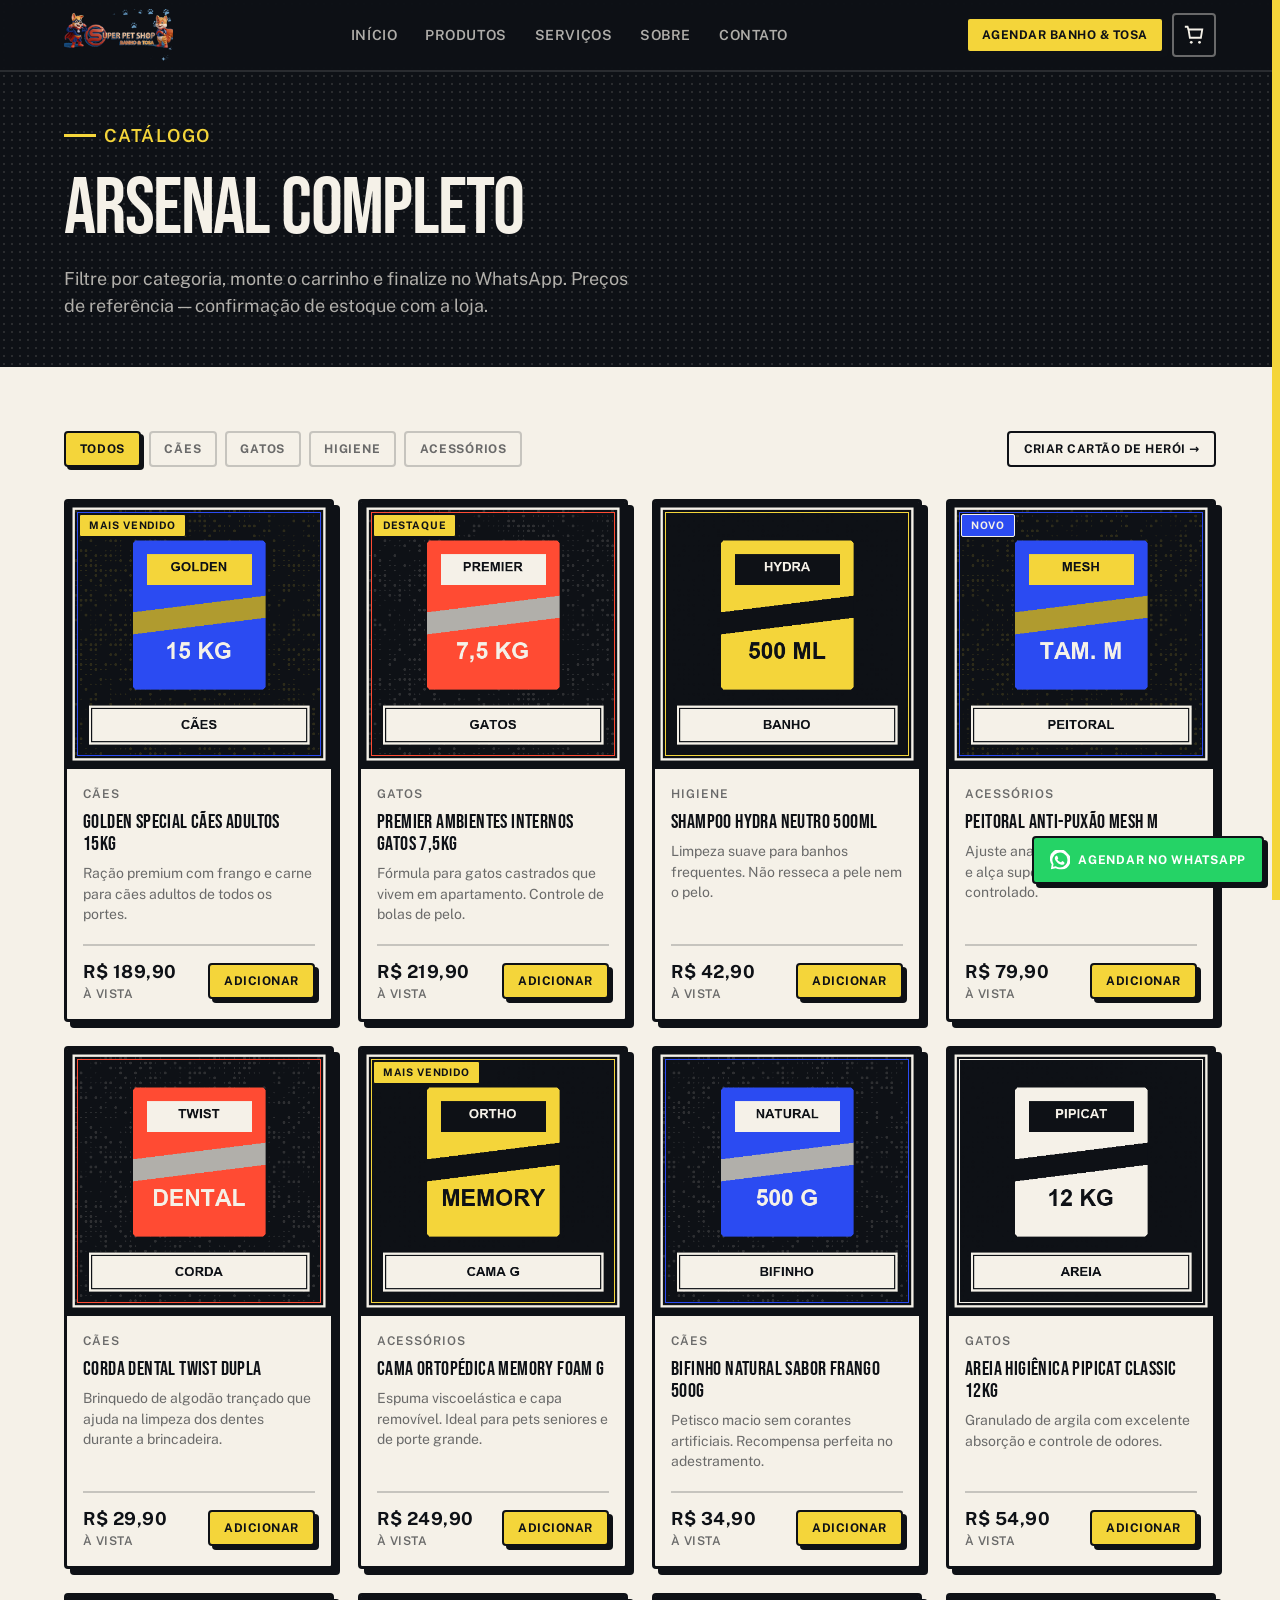
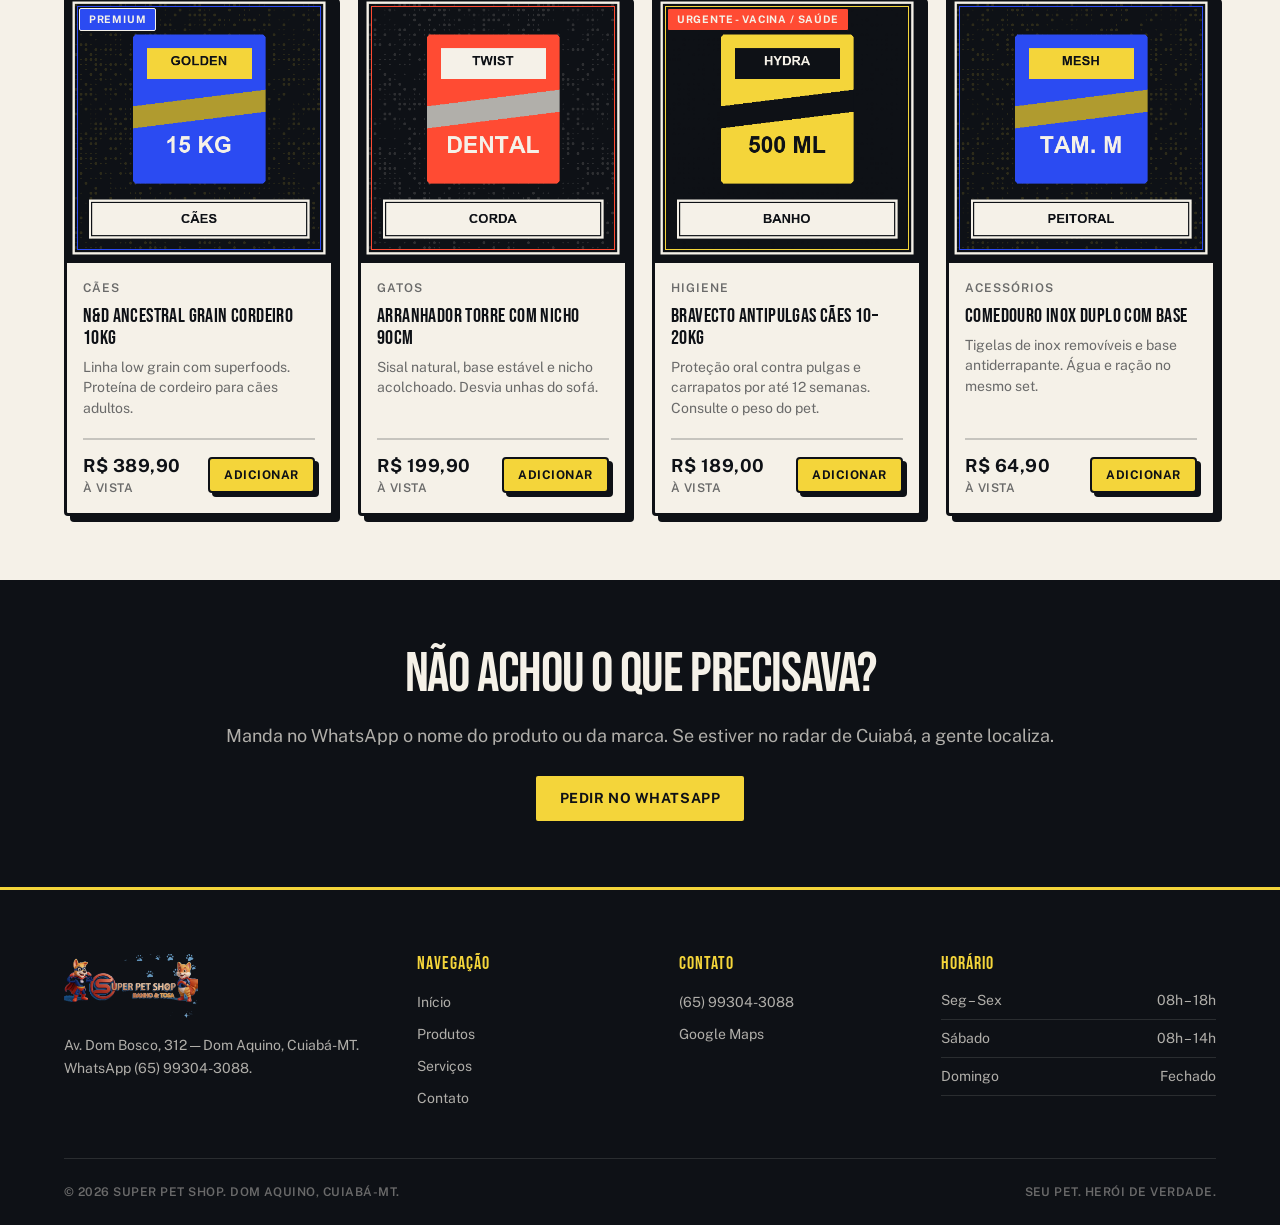
<file: produtos.html>
<!DOCTYPE html>
<html lang="pt-BR">
<head>
  <meta charset="UTF-8" />
  <meta name="viewport" content="width=device-width, initial-scale=1" />
  <title>Produtos | Super Pet Shop Cuiabá — Ração, Higiene e Acessórios</title>
  <meta name="description" content="Catálogo Super Pet Shop: ração premium, higiene, acessórios e petiscos para cães e gatos. Peça pelo WhatsApp (65) 99304-3088. Dom Aquino, Cuiabá-MT." />
  <meta name="theme-color" content="#0E1116" />

  <meta property="og:type" content="website" />
  <meta property="og:locale" content="pt_BR" />
  <meta property="og:title" content="Produtos — Super Pet Shop" />
  <meta property="og:description" content="Arsenal completo para o herói de casa. Filtre por categoria e peça no WhatsApp." />
  <meta property="og:image" content="assets/img/logo.png" />

  <link rel="icon" href="favicon.ico" sizes="any" />
  <link rel="icon" type="image/png" href="assets/img/favicon-32.png" sizes="32x32" />
  <link rel="apple-touch-icon" href="assets/img/apple-touch-icon.png" />

  <link rel="preconnect" href="https://fonts.googleapis.com" />
  <link rel="preconnect" href="https://fonts.gstatic.com" crossorigin />
  <link href="https://fonts.googleapis.com/css2?family=Bebas+Neue&family=Public+Sans:wght@400;500;600;700&display=swap" rel="stylesheet" />

  <link rel="stylesheet" href="assets/css/tokens.css" />
  <link rel="stylesheet" href="assets/css/reset.css" />
  <link rel="stylesheet" href="assets/css/main.css" />
</head>
<body>
  <a class="skip-link" href="#conteudo">Ir para o conteúdo</a>

  <header class="site-header" id="site-header">
    <div class="container site-header__inner">
      <a class="logo" href="index.html" aria-label="Super Pet Shop — início">
        <img src="assets/img/logo-header.png" alt="Super Pet Shop — Banho &amp; Tosa" width="168" height="80" />
      </a>

      <nav class="nav" aria-label="Principal">
        <a class="nav__link" href="index.html#inicio" data-nav="inicio">Início</a>
        <a class="nav__link" href="produtos.html" data-nav="produtos">Produtos</a>
        <a class="nav__link" href="index.html#servicos">Serviços</a>
        <a class="nav__link" href="index.html#sobre">Sobre</a>
        <a class="nav__link" href="index.html#contato">Contato</a>
      </nav>

      <div class="header-actions">
        <a class="btn btn--volt btn--sm" data-schedule="banho e tosa" href="https://wa.me/5565993043088" target="_blank" rel="noopener noreferrer">
          Agendar banho &amp; tosa
        </a>
        <button type="button" class="cart-btn" data-open-cart aria-label="Abrir carrinho">
          <svg viewBox="0 0 24 24" width="22" height="22" fill="none" stroke="currentColor" stroke-width="2" aria-hidden="true">
            <path d="M6 6h15l-1.5 9h-12z" />
            <path d="M6 6L5 3H2" />
            <circle cx="9" cy="20" r="1.5" fill="currentColor" stroke="none" />
            <circle cx="18" cy="20" r="1.5" fill="currentColor" stroke="none" />
          </svg>
          <span class="cart-btn__badge" data-cart-count data-count="0"></span>
        </button>
        <button type="button" class="nav-toggle" id="nav-toggle" aria-expanded="false" aria-controls="nav-panel" aria-label="Abrir menu">
          <span class="nav-toggle__bar"></span>
        </button>
      </div>
    </div>
  </header>

  <div class="nav-panel" id="nav-panel" aria-hidden="true">
    <nav aria-label="Mobile">
      <a class="nav__link" href="index.html#inicio">Início</a>
      <a class="nav__link" href="produtos.html">Produtos</a>
      <a class="nav__link" href="index.html#cartao-heroi">Cartão de Herói</a>
      <a class="nav__link" href="index.html#servicos">Serviços</a>
      <a class="nav__link" href="index.html#sobre">Sobre</a>
      <a class="nav__link" href="index.html#contato">Contato</a>
    </nav>
    <a class="btn btn--volt nav-panel__cta" data-schedule="banho e tosa" href="https://wa.me/5565993043088" target="_blank" rel="noopener noreferrer">
      Agendar banho &amp; tosa
    </a>
  </div>

  <main id="conteudo">
    <section class="page-hero halftone" aria-labelledby="page-title">
      <div class="container">
        <p class="label hero__kicker" style="color: var(--volt)">Catálogo</p>
        <h1 id="page-title">Arsenal completo</h1>
        <p>
          Filtre por categoria, monte o carrinho e finalize no WhatsApp.
          Preços de referência — confirmação de estoque com a loja.
        </p>
      </div>
    </section>

    <section class="section section--paper" id="catalogo" aria-labelledby="catalogo-title">
      <div class="container">
        <h2 class="sr-only" id="catalogo-title">Lista de produtos</h2>

        <div class="product-toolbar reveal">
          <div class="filters" role="group" aria-label="Filtrar por categoria">
            <button type="button" class="filter-btn is-active" data-filter="all" aria-pressed="true">Todos</button>
            <button type="button" class="filter-btn" data-filter="caes" aria-pressed="false">Cães</button>
            <button type="button" class="filter-btn" data-filter="gatos" aria-pressed="false">Gatos</button>
            <button type="button" class="filter-btn" data-filter="higiene" aria-pressed="false">Higiene</button>
            <button type="button" class="filter-btn" data-filter="acessorios" aria-pressed="false">Acessórios</button>
          </div>
          <a class="btn btn--outline-ink btn--sm" href="index.html#cartao-heroi">Criar Cartão de Herói →</a>
        </div>

        <div class="product-grid product-grid--4" data-product-grid></div>
      </div>
    </section>

    <section class="section section--ink">
      <div class="container text-center reveal">
        <h2 class="section-head__title">Não achou o que precisava?</h2>
        <p class="section-head__text" style="margin-inline: auto; margin-bottom: var(--space-5)">
          Manda no WhatsApp o nome do produto ou da marca. Se estiver no radar de Cuiabá, a gente localiza.
        </p>
        <a class="btn btn--volt" data-schedule="encomenda de produto" href="https://wa.me/5565993043088" target="_blank" rel="noopener noreferrer">
          Pedir no WhatsApp
        </a>
      </div>
    </section>
  </main>

  <footer class="site-footer">
    <div class="container">
      <div class="footer-grid">
        <div class="footer-brand">
          <img src="assets/img/logo.png" alt="Super Pet Shop" width="200" height="96" loading="lazy" />
          <p>
            Av. Dom Bosco, 312 — Dom Aquino, Cuiabá-MT. WhatsApp (65) 99304-3088.
          </p>
        </div>
        <div class="footer-col">
          <h3>Navegação</h3>
          <ul>
            <li><a href="index.html">Início</a></li>
            <li><a href="produtos.html">Produtos</a></li>
            <li><a href="index.html#servicos">Serviços</a></li>
            <li><a href="index.html#contato">Contato</a></li>
          </ul>
        </div>
        <div class="footer-col">
          <h3>Contato</h3>
          <ul>
            <li><a href="https://wa.me/5565993043088" target="_blank" rel="noopener noreferrer">(65) 99304-3088</a></li>
            <li><a href="https://maps.app.goo.gl/q877E9EMePEubVwVA" target="_blank" rel="noopener noreferrer">Google Maps</a></li>
          </ul>
        </div>
        <div class="footer-col">
          <h3>Horário</h3>
          <ul class="footer-hours">
            <li><span>Seg – Sex</span><span>08h – 18h</span></li>
            <li><span>Sábado</span><span>08h – 14h</span></li>
            <li><span>Domingo</span><span>Fechado</span></li>
          </ul>
        </div>
      </div>
      <div class="footer-bottom">
        <p>© <span data-year></span> Super Pet Shop. Dom Aquino, Cuiabá-MT.</p>
        <p>Seu pet. Herói de verdade.</p>
      </div>
    </div>
  </footer>

  <div class="cart-drawer-overlay" id="cart-overlay" data-close-cart></div>
  <aside class="cart-drawer" id="cart-drawer" aria-label="Carrinho" aria-hidden="true">
    <div class="cart-drawer__head">
      <h2>Arsenal</h2>
      <button type="button" class="btn btn--ghost" data-close-cart aria-label="Fechar carrinho">✕</button>
    </div>
    <div class="cart-drawer__body" id="cart-drawer-body"></div>
    <div class="cart-drawer__foot">
      <div class="cart-total">
        <span>Total</span>
        <span id="cart-total-value">R$&nbsp;0,00</span>
      </div>
      <button type="button" class="btn btn--volt btn--full" data-checkout>Pedir no WhatsApp</button>
    </div>
  </aside>

  <a
    class="wa-float"
    data-schedule="banho e tosa"
    href="https://wa.me/5565993043088"
    target="_blank"
    rel="noopener noreferrer"
    aria-label="Agendar no WhatsApp"
  >
    <svg viewBox="0 0 24 24" fill="currentColor" aria-hidden="true"><path d="M20.5 3.5A11 11 0 0 0 2.1 17.2L1 23l5.9-1.1A11 11 0 0 0 12 23a11 11 0 0 0 8.5-19.5zM12 21a9 9 0 0 1-4.6-1.3l-.3-.2-3.5.7.7-3.4-.2-.3A9 9 0 1 1 12 21zm5-6.7c-.3-.1-1.6-.8-1.9-.9-.3-.1-.5-.1-.7.1-.2.3-.8.9-.9 1.1-.2.2-.3.2-.6.1-1.7-.7-2.8-1.3-3.9-3-.3-.5.3-.5.8-1.5.1-.2 0-.4 0-.5 0-.1-.7-1.6-.9-2.2-.2-.6-.5-.5-.7-.5h-.6c-.2 0-.5.1-.8.4-.3.3-1 1-1 2.4s1 2.8 1.2 3c.1.2 2 3.1 4.9 4.3 1.8.8 2.5.8 3.4.7.5-.1 1.6-.7 1.9-1.3.2-.6.2-1.2.2-1.3 0-.1-.2-.2-.5-.3z"/></svg>
    <span>Agendar no WhatsApp</span>
  </a>

  <script src="assets/js/products.js" defer></script>
  <script src="assets/js/nav.js" defer></script>
  <script src="assets/js/main.js" defer></script>
  <script>
    // Deep-link ?cat=caes|gatos|higiene|acessorios
    document.addEventListener("DOMContentLoaded", function () {
      var params = new URLSearchParams(window.location.search);
      var cat = params.get("cat");
      if (!cat) return;
      var btn = document.querySelector('[data-filter="' + cat + '"]');
      if (btn) btn.click();
    });
  </script>
</body>
</html>
</file>
<file: assets/css/tokens.css>
/* Super Pet Shop — Design Tokens
   Conceito: capa de HQ / cartaz de ação vintage, premium e editorial.
   NÃO alterar a paleta base. Opacidades derivadas são permitidas. */

:root {
  /* Cores base */
  --ink: #0E1116;
  --paper: #F5F1E8;
  --volt: #F4D53A;
  --cobalt: #2B4BF2;
  --blaze: #FF4B33;
  --ink-60: rgba(14, 17, 22, 0.6);
  --ink-40: rgba(14, 17, 22, 0.4);
  --ink-20: rgba(14, 17, 22, 0.2);
  --paper-90: rgba(245, 241, 232, 0.9);
  --paper-70: rgba(245, 241, 232, 0.7);
  --paper-40: rgba(245, 241, 232, 0.4);
  --paper-12: rgba(245, 241, 232, 0.12);
  --volt-20: rgba(244, 213, 58, 0.2);
  --volt-40: rgba(244, 213, 58, 0.4);
  --cobalt-20: rgba(43, 75, 242, 0.2);
  --blaze-15: rgba(255, 75, 51, 0.15);

  /* Tipografia */
  --font-display: "Bebas Neue", "Anton", "Impact", "Arial Narrow", sans-serif;
  --font-body: "Public Sans", "Inter", system-ui, -apple-system, sans-serif;

  /* Escala tipográfica */
  --text-xs: 0.75rem;
  --text-sm: 0.875rem;
  --text-base: 1rem;
  --text-lg: 1.125rem;
  --text-xl: 1.25rem;
  --text-2xl: 1.5rem;
  --text-3xl: 2rem;
  --text-4xl: clamp(2.25rem, 5vw, 3.5rem);
  --text-5xl: clamp(2.75rem, 7vw, 5rem);
  --text-hero: clamp(3rem, 9vw, 6.5rem);

  /* Espaçamento */
  --space-1: 0.25rem;
  --space-2: 0.5rem;
  --space-3: 0.75rem;
  --space-4: 1rem;
  --space-5: 1.5rem;
  --space-6: 2rem;
  --space-7: 3rem;
  --space-8: 4rem;
  --space-9: 6rem;
  --space-10: 8rem;

  /* Layout */
  --container: 72rem;
  --header-h: 4.5rem;
  --radius: 4px;
  --border-panel: 3px solid var(--ink);
  --shadow-hard: 6px 6px 0 var(--ink);
  --shadow-hard-sm: 4px 4px 0 var(--ink);
  --shadow-hard-paper: 6px 6px 0 var(--paper);
  --shadow-hard-volt: 6px 6px 0 var(--volt);

  /* Transições */
  --ease: cubic-bezier(0.22, 1, 0.36, 1);
  --duration: 0.25s;
  --duration-slow: 0.45s;

  /* Z-index */
  --z-header: 100;
  --z-overlay: 200;
  --z-modal: 300;
  --z-toast: 400;
}
</file>
<file: assets/css/main.css>
/* Super Pet Shop — Main styles
   Editorial HQ / vintage action poster language */

/* ========== BASE ========== */
body {
  font-family: var(--font-body);
  font-size: var(--text-base);
  color: var(--paper);
  background-color: var(--ink);
  overflow-x: hidden;
}

.container {
  width: min(100% - 2rem, var(--container));
  margin-inline: auto;
}

.section {
  padding-block: var(--space-8);
  position: relative;
}

.section--paper {
  background: var(--paper);
  color: var(--ink);
}

.section--ink {
  background: var(--ink);
  color: var(--paper);
}

/* Display titles — CAIXA ALTA, tracking negativo */
.display {
  font-family: var(--font-display);
  text-transform: uppercase;
  letter-spacing: -0.02em;
  line-height: 0.95;
}

.label {
  font-family: var(--font-body);
  font-weight: 600;
  font-size: var(--text-xs);
  letter-spacing: 0.08em;
  text-transform: uppercase;
}

.text-secondary {
  color: var(--ink-60);
}

.text-muted {
  color: var(--paper-70);
}

/* Halftone texture (SVG/CSS only — no bitmaps) */
.halftone {
  position: relative;
}

.halftone::before {
  content: "";
  position: absolute;
  inset: 0;
  pointer-events: none;
  opacity: 0.12;
  background-image: radial-gradient(circle, var(--paper) 1px, transparent 1.2px);
  background-size: 8px 8px;
  z-index: 0;
}

.halftone--dark::before {
  background-image: radial-gradient(circle, var(--ink) 1px, transparent 1.2px);
  opacity: 0.08;
}

.halftone--volt::before {
  background-image: radial-gradient(circle, var(--volt) 1.1px, transparent 1.3px);
  opacity: 0.18;
}

.halftone > * {
  position: relative;
  z-index: 1;
}

@media (prefers-reduced-motion: reduce) {
  .halftone::before {
    animation: none !important;
  }
}

/* Diagonal section cut — use sparingly (1–2 per page) */
.diagonal-top {
  clip-path: polygon(0 4vw, 100% 0, 100% 100%, 0 100%);
  margin-top: -2vw;
  padding-top: calc(var(--space-8) + 2vw);
}

.diagonal-bottom {
  clip-path: polygon(0 0, 100% 0, 100% calc(100% - 4vw), 0 100%);
  padding-bottom: calc(var(--space-8) + 2vw);
  margin-bottom: -2vw;
}

/* ========== BUTTONS ========== */
.btn {
  display: inline-flex;
  align-items: center;
  justify-content: center;
  gap: var(--space-2);
  min-height: 3rem;
  padding: 0.75rem 1.5rem;
  font-family: var(--font-body);
  font-weight: 700;
  font-size: var(--text-sm);
  letter-spacing: 0.04em;
  text-transform: uppercase;
  border: 2px solid transparent;
  border-radius: var(--radius);
  transition: transform var(--duration) var(--ease),
    box-shadow var(--duration) var(--ease),
    background var(--duration) var(--ease),
    color var(--duration) var(--ease),
    border-color var(--duration) var(--ease);
  white-space: nowrap;
}

.btn:active {
  transform: translate(2px, 2px);
}

.btn--volt {
  background: var(--volt);
  color: var(--ink);
  border-color: var(--ink);
  box-shadow: var(--shadow-hard-sm);
}

.btn--volt:hover {
  background: #ffe24a;
  transform: translate(-2px, -2px);
  box-shadow: 6px 6px 0 var(--ink);
}

.btn--volt:active {
  transform: translate(2px, 2px);
  box-shadow: 2px 2px 0 var(--ink);
}

.btn--cobalt {
  background: var(--cobalt);
  color: var(--paper);
  border-color: var(--paper);
  box-shadow: 4px 4px 0 var(--paper);
}

.btn--cobalt:hover {
  background: #3d5cff;
  transform: translate(-2px, -2px);
  box-shadow: 6px 6px 0 var(--paper);
}

.btn--outline {
  background: transparent;
  color: var(--paper);
  border-color: var(--paper);
}

.btn--outline:hover {
  background: var(--paper);
  color: var(--ink);
}

.btn--outline-ink {
  background: transparent;
  color: var(--ink);
  border-color: var(--ink);
}

.btn--outline-ink:hover {
  background: var(--ink);
  color: var(--paper);
}

.btn--ghost {
  background: transparent;
  color: var(--paper);
  border-color: transparent;
  min-height: auto;
  padding: 0.5rem;
}

.btn--full {
  width: 100%;
}

.btn--sm {
  min-height: 2.25rem;
  padding: 0.4rem 0.9rem;
  font-size: var(--text-xs);
}

.btn svg {
  width: 1.15em;
  height: 1.15em;
  flex-shrink: 0;
}

/* ========== BADGES ========== */
.badge {
  display: inline-flex;
  align-items: center;
  gap: 0.35rem;
  padding: 0.25rem 0.55rem;
  font-family: var(--font-body);
  font-weight: 700;
  font-size: 0.65rem;
  letter-spacing: 0.08em;
  text-transform: uppercase;
  border-radius: 2px;
  border: 1.5px solid currentColor;
  line-height: 1.2;
}

.badge--volt {
  background: var(--volt);
  color: var(--ink);
  border-color: var(--ink);
}

.badge--blaze {
  background: var(--blaze);
  color: var(--paper);
  border-color: var(--ink);
}

.badge--cobalt {
  background: var(--cobalt);
  color: var(--paper);
  border-color: var(--paper);
}

.badge--paper {
  background: var(--paper);
  color: var(--ink);
  border-color: var(--ink);
}

/* ========== HEADER ========== */
.site-header {
  position: fixed;
  top: 0;
  left: 0;
  right: 0;
  z-index: var(--z-header);
  height: var(--header-h);
  background: rgba(14, 17, 22, 0.92);
  backdrop-filter: blur(10px);
  border-bottom: 2px solid var(--paper-12);
  transition: box-shadow var(--duration) var(--ease);
}

.site-header.is-scrolled {
  box-shadow: 0 4px 24px rgba(0, 0, 0, 0.35);
}

.site-header__inner {
  display: flex;
  align-items: center;
  justify-content: space-between;
  height: 100%;
  gap: var(--space-4);
}

.logo {
  display: flex;
  align-items: center;
  flex-shrink: 0;
  z-index: 2;
}

.logo img {
  height: 48px;
  width: auto;
  object-fit: contain;
}

.nav {
  display: none;
  align-items: center;
  gap: var(--space-1);
}

.nav__link {
  padding: 0.5rem 0.75rem;
  font-size: var(--text-sm);
  font-weight: 600;
  letter-spacing: 0.04em;
  text-transform: uppercase;
  color: var(--paper-70);
  transition: color var(--duration) var(--ease);
  position: relative;
}

.nav__link:hover,
.nav__link.is-active {
  color: var(--volt);
}

.nav__link::after {
  content: "";
  position: absolute;
  left: 0.75rem;
  right: 0.75rem;
  bottom: 0.2rem;
  height: 2px;
  background: var(--volt);
  transform: scaleX(0);
  transform-origin: left;
  transition: transform var(--duration) var(--ease);
}

.nav__link:hover::after,
.nav__link.is-active::after {
  transform: scaleX(1);
}

.header-actions {
  display: flex;
  align-items: center;
  gap: var(--space-2);
  z-index: 2;
}

.header-actions .btn--volt {
  display: none;
}

.cart-btn {
  position: relative;
  width: 2.75rem;
  height: 2.75rem;
  display: grid;
  place-items: center;
  border: 2px solid var(--paper-40);
  border-radius: var(--radius);
  color: var(--paper);
  transition: border-color var(--duration) var(--ease), background var(--duration) var(--ease);
}

.cart-btn:hover {
  border-color: var(--volt);
  background: var(--volt-20);
}

.cart-btn__badge {
  position: absolute;
  top: -6px;
  right: -6px;
  min-width: 1.15rem;
  height: 1.15rem;
  padding: 0 0.25rem;
  background: var(--blaze);
  color: var(--paper);
  font-size: 0.65rem;
  font-weight: 700;
  border-radius: 2px;
  border: 1.5px solid var(--ink);
  display: grid;
  place-items: center;
  line-height: 1;
}

.cart-btn__badge:empty,
.cart-btn__badge[data-count="0"] {
  display: none;
}

.nav-toggle {
  width: 2.75rem;
  height: 2.75rem;
  display: grid;
  place-items: center;
  border: 2px solid var(--paper-40);
  border-radius: var(--radius);
  color: var(--paper);
}

.nav-toggle__bar {
  display: block;
  width: 1.25rem;
  height: 2px;
  background: currentColor;
  position: relative;
  transition: background var(--duration) var(--ease);
}

.nav-toggle__bar::before,
.nav-toggle__bar::after {
  content: "";
  position: absolute;
  left: 0;
  width: 100%;
  height: 2px;
  background: currentColor;
  transition: transform var(--duration) var(--ease), top var(--duration) var(--ease);
}

.nav-toggle__bar::before { top: -6px; }
.nav-toggle__bar::after { top: 6px; }

.nav-toggle[aria-expanded="true"] .nav-toggle__bar {
  background: transparent;
}

.nav-toggle[aria-expanded="true"] .nav-toggle__bar::before {
  top: 0;
  transform: rotate(45deg);
}

.nav-toggle[aria-expanded="true"] .nav-toggle__bar::after {
  top: 0;
  transform: rotate(-45deg);
}

/* Mobile nav panel */
.nav-panel {
  position: fixed;
  inset: 0;
  z-index: calc(var(--z-header) - 1);
  background: var(--ink);
  display: flex;
  flex-direction: column;
  justify-content: center;
  padding: var(--space-8) var(--space-5);
  transform: translateX(100%);
  transition: transform var(--duration-slow) var(--ease);
  visibility: hidden;
}

.nav-panel.is-open {
  transform: translateX(0);
  visibility: visible;
}

.nav-panel .nav__link {
  display: block;
  font-family: var(--font-display);
  font-size: clamp(2rem, 8vw, 3rem);
  letter-spacing: -0.01em;
  padding: 0.5rem 0;
  color: var(--paper);
  border-bottom: 2px solid var(--paper-12);
}

.nav-panel .nav__link::after {
  display: none;
}

.nav-panel .nav__link:hover {
  color: var(--volt);
  padding-left: 0.5rem;
}

.nav-panel__cta {
  margin-top: var(--space-6);
}

body.nav-open {
  overflow: hidden;
}

@media (min-width: 1024px) {
  .nav {
    display: flex;
  }

  .nav-toggle {
    display: none;
  }

  .header-actions .btn--volt {
    display: inline-flex;
  }

  .nav-panel {
    display: none;
  }

  .logo img {
    height: 52px;
  }
}

/* ========== HERO ========== */
.hero {
  min-height: 100vh;
  min-height: 100dvh;
  padding-top: calc(var(--header-h) + var(--space-6));
  padding-bottom: var(--space-8);
  display: flex;
  align-items: center;
  position: relative;
  overflow: hidden;
}

.hero__grid {
  display: grid;
  gap: var(--space-7);
  align-items: center;
}

.hero__kicker {
  display: inline-flex;
  align-items: center;
  gap: var(--space-2);
  margin-bottom: var(--space-4);
  color: var(--volt);
}

.hero__kicker::before {
  content: "";
  width: 2rem;
  height: 3px;
  background: var(--volt);
}

.hero__title {
  font-family: var(--font-display);
  font-size: var(--text-hero);
  text-transform: uppercase;
  letter-spacing: -0.03em;
  line-height: 0.9;
  margin-bottom: var(--space-5);
}

.hero__title em {
  font-style: normal;
  color: var(--volt);
  display: block;
}

.hero__lead {
  font-size: var(--text-lg);
  color: var(--paper-70);
  max-width: 32rem;
  margin-bottom: var(--space-6);
  line-height: 1.6;
}

.hero__actions {
  display: flex;
  flex-wrap: wrap;
  gap: var(--space-3);
}

.hero__panel {
  position: relative;
  justify-self: center;
  width: min(100%, 22rem);
}

.hero__frame {
  position: relative;
  border: 3px solid var(--paper);
  box-shadow: 8px 8px 0 var(--volt);
  background: var(--ink);
  overflow: hidden;
  border-radius: var(--radius);
}

.hero__frame::before {
  content: "";
  position: absolute;
  inset: 0;
  background-image: radial-gradient(circle, var(--volt) 1px, transparent 1.2px);
  background-size: 7px 7px;
  opacity: 0.15;
  z-index: 1;
  pointer-events: none;
}

.hero__frame img {
  width: 100%;
  aspect-ratio: 5 / 6;
  object-fit: cover;
  display: block;
}

.hero__caption {
  position: absolute;
  left: 0;
  right: 0;
  bottom: 0;
  z-index: 2;
  padding: var(--space-3) var(--space-4);
  background: linear-gradient(transparent, rgba(14, 17, 22, 0.95));
  border-top: 2px solid var(--volt);
}

.hero__caption .label {
  color: var(--volt);
}

.hero__caption p {
  font-family: var(--font-display);
  font-size: var(--text-xl);
  letter-spacing: 0.02em;
  text-transform: uppercase;
}

.hero__burst {
  position: absolute;
  top: -0.75rem;
  right: -0.75rem;
  z-index: 3;
  width: 4.5rem;
  height: 4.5rem;
  background: var(--blaze);
  color: var(--paper);
  border: 2px solid var(--ink);
  border-radius: 50%;
  display: grid;
  place-items: center;
  text-align: center;
  font-family: var(--font-display);
  font-size: 0.7rem;
  letter-spacing: 0.04em;
  line-height: 1.05;
  transform: rotate(12deg);
  box-shadow: 3px 3px 0 var(--ink);
}

@media (min-width: 768px) {
  .hero__grid {
    grid-template-columns: 1.1fr 0.9fr;
    gap: var(--space-8);
  }

  .hero__panel {
    width: min(100%, 26rem);
  }
}

/* ========== SECTION HEADERS ========== */
.section-head {
  margin-bottom: var(--space-7);
  max-width: 40rem;
}

.section-head__kicker {
  color: var(--cobalt);
  margin-bottom: var(--space-3);
  display: inline-flex;
  align-items: center;
  gap: var(--space-2);
}

.section--ink .section-head__kicker {
  color: var(--volt);
}

.section-head__title {
  font-family: var(--font-display);
  font-size: var(--text-4xl);
  text-transform: uppercase;
  letter-spacing: -0.02em;
  margin-bottom: var(--space-4);
}

.section-head__text {
  font-size: var(--text-lg);
  line-height: 1.6;
}

.section--paper .section-head__text {
  color: var(--ink-60);
}

.section--ink .section-head__text {
  color: var(--paper-70);
}

/* ========== HERO CARD GENERATOR ========== */
.hero-card-section {
  overflow: hidden;
}

.hero-card-layout {
  display: grid;
  gap: var(--space-7);
  align-items: start;
}

.hero-card-form {
  display: grid;
  gap: var(--space-4);
  background: var(--paper-12);
  border: 2px solid var(--paper-40);
  padding: var(--space-5);
  border-radius: var(--radius);
}

.form-field {
  display: grid;
  gap: var(--space-2);
}

.form-field label {
  font-weight: 600;
  font-size: var(--text-sm);
  letter-spacing: 0.04em;
  text-transform: uppercase;
}

.form-field input,
.form-field select,
.form-field textarea {
  width: 100%;
  min-height: 3rem;
  padding: 0.65rem 0.9rem;
  background: var(--ink);
  border: 2px solid var(--paper-40);
  border-radius: var(--radius);
  color: var(--paper);
  transition: border-color var(--duration) var(--ease);
}

.section--paper .form-field input,
.section--paper .form-field select,
.section--paper .form-field textarea {
  background: var(--paper);
  border-color: var(--ink-20);
  color: var(--ink);
}

.form-field input:focus,
.form-field select:focus,
.form-field textarea:focus {
  border-color: var(--volt);
}

.form-field textarea {
  min-height: 7rem;
  resize: vertical;
}

.form-field .error {
  color: var(--blaze);
  font-size: var(--text-xs);
  font-weight: 600;
  min-height: 1.1em;
}

.form-field.is-invalid input,
.form-field.is-invalid select,
.form-field.is-invalid textarea {
  border-color: var(--blaze);
}

.avatar-picker {
  display: flex;
  flex-wrap: wrap;
  gap: var(--space-3);
  align-items: center;
}

.avatar-option {
  width: 4rem;
  height: 4rem;
  border: 2px solid var(--paper-40);
  border-radius: var(--radius);
  overflow: hidden;
  padding: 0;
  opacity: 0.7;
  transition: opacity var(--duration) var(--ease), border-color var(--duration) var(--ease),
    box-shadow var(--duration) var(--ease);
}

.avatar-option img {
  width: 100%;
  height: 100%;
  object-fit: cover;
}

.avatar-option.is-selected,
.avatar-option:hover {
  opacity: 1;
  border-color: var(--volt);
  box-shadow: 3px 3px 0 var(--volt);
}

.upload-btn {
  display: inline-flex;
  align-items: center;
  gap: var(--space-2);
  padding: 0.65rem 1rem;
  border: 2px dashed var(--paper-40);
  border-radius: var(--radius);
  font-size: var(--text-sm);
  font-weight: 600;
  letter-spacing: 0.04em;
  text-transform: uppercase;
  color: var(--paper-70);
  cursor: pointer;
  transition: border-color var(--duration) var(--ease), color var(--duration) var(--ease);
}

.upload-btn:hover {
  border-color: var(--volt);
  color: var(--volt);
}

.upload-btn input {
  position: absolute;
  width: 1px;
  height: 1px;
  opacity: 0;
  overflow: hidden;
}

.hero-card-preview-wrap {
  display: grid;
  gap: var(--space-4);
  justify-items: center;
}

.hero-card-canvas-frame {
  width: min(100%, 360px);
  border: 3px solid var(--paper);
  box-shadow: 8px 8px 0 var(--cobalt);
  border-radius: var(--radius);
  background: var(--ink);
  overflow: hidden;
}

.hero-card-canvas-frame canvas {
  width: 100%;
  height: auto;
  display: block;
  vertical-align: middle;
}

.hero-card-actions {
  display: flex;
  flex-wrap: wrap;
  gap: var(--space-3);
  justify-content: center;
  width: 100%;
}

@media (min-width: 900px) {
  .hero-card-layout {
    grid-template-columns: 1fr 1fr;
    gap: var(--space-8);
  }
}

/* ========== CATEGORIES ========== */
.cat-grid {
  display: grid;
  gap: var(--space-4);
  grid-template-columns: 1fr;
}

.cat-card {
  display: grid;
  grid-template-columns: auto 1fr auto;
  align-items: center;
  gap: var(--space-4);
  padding: var(--space-5);
  background: var(--paper);
  color: var(--ink);
  border: 3px solid var(--ink);
  border-radius: var(--radius);
  box-shadow: var(--shadow-hard);
  transition: transform var(--duration) var(--ease), box-shadow var(--duration) var(--ease);
}

.cat-card:hover {
  transform: translate(-3px, -3px);
  box-shadow: 9px 9px 0 var(--ink);
}

.cat-card__icon {
  width: 3.5rem;
  height: 3.5rem;
  display: grid;
  place-items: center;
  background: var(--ink);
  color: var(--volt);
  border-radius: var(--radius);
  flex-shrink: 0;
}

.cat-card__icon svg {
  width: 1.75rem;
  height: 1.75rem;
}

.cat-card__title {
  font-family: var(--font-display);
  font-size: var(--text-2xl);
  letter-spacing: 0.02em;
  text-transform: uppercase;
  margin-bottom: 0.15rem;
}

.cat-card__text {
  font-size: var(--text-sm);
  color: var(--ink-60);
}

.cat-card__arrow {
  font-family: var(--font-display);
  font-size: var(--text-2xl);
  color: var(--cobalt);
}

@media (min-width: 768px) {
  .cat-grid {
    grid-template-columns: repeat(2, 1fr);
  }
}

@media (min-width: 1024px) {
  .cat-grid {
    grid-template-columns: repeat(4, 1fr);
  }

  .cat-card {
    grid-template-columns: 1fr;
    text-align: left;
    gap: var(--space-3);
  }

  .cat-card__arrow {
    display: none;
  }
}

/* ========== PRODUCTS ========== */
.product-toolbar {
  display: flex;
  flex-wrap: wrap;
  gap: var(--space-3);
  align-items: center;
  justify-content: space-between;
  margin-bottom: var(--space-6);
}

.filters {
  display: flex;
  flex-wrap: wrap;
  gap: var(--space-2);
}

.filter-btn {
  padding: 0.45rem 0.85rem;
  font-size: var(--text-xs);
  font-weight: 700;
  letter-spacing: 0.06em;
  text-transform: uppercase;
  border: 2px solid var(--ink-20);
  border-radius: var(--radius);
  color: var(--ink-60);
  background: transparent;
  transition: all var(--duration) var(--ease);
}

.section--ink .filter-btn {
  border-color: var(--paper-40);
  color: var(--paper-70);
}

.filter-btn:hover,
.filter-btn.is-active {
  background: var(--volt);
  border-color: var(--ink);
  color: var(--ink);
  box-shadow: 3px 3px 0 var(--ink);
}

.section--ink .filter-btn:hover,
.section--ink .filter-btn.is-active {
  border-color: var(--ink);
}

.product-grid {
  display: grid;
  gap: var(--space-5);
  grid-template-columns: 1fr;
}

.product-card {
  display: flex;
  flex-direction: column;
  background: var(--paper);
  color: var(--ink);
  border: 3px solid var(--ink);
  border-radius: var(--radius);
  box-shadow: var(--shadow-hard);
  overflow: hidden;
  transition: transform var(--duration) var(--ease), box-shadow var(--duration) var(--ease);
}

.product-card:hover {
  transform: translate(-3px, -3px);
  box-shadow: 9px 9px 0 var(--ink);
}

.product-card__media {
  position: relative;
  background: var(--ink);
  border-bottom: 3px solid var(--ink);
  overflow: hidden;
}

.product-card__media::after {
  content: "";
  position: absolute;
  inset: 0;
  background-image: radial-gradient(circle, var(--volt) 1px, transparent 1.2px);
  background-size: 8px 8px;
  opacity: 0;
  transition: opacity var(--duration) var(--ease);
  pointer-events: none;
}

.product-card:hover .product-card__media::after {
  opacity: 0.2;
}

.product-card__media img {
  width: 100%;
  aspect-ratio: 1;
  object-fit: cover;
}

.product-card__badges {
  position: absolute;
  top: 0.75rem;
  left: 0.75rem;
  z-index: 2;
  display: flex;
  flex-wrap: wrap;
  gap: 0.35rem;
}

.product-card__body {
  display: flex;
  flex-direction: column;
  gap: var(--space-2);
  padding: var(--space-4);
  flex: 1;
}

.product-card__cat {
  color: var(--ink-60);
}

.product-card__title {
  font-family: var(--font-display);
  font-size: var(--text-xl);
  letter-spacing: 0.02em;
  text-transform: uppercase;
  line-height: 1.1;
}

.product-card__desc {
  font-size: var(--text-sm);
  color: var(--ink-60);
  line-height: 1.45;
  flex: 1;
}

.product-card__footer {
  display: flex;
  align-items: center;
  justify-content: space-between;
  gap: var(--space-3);
  margin-top: var(--space-3);
  padding-top: var(--space-3);
  border-top: 2px solid var(--ink-20);
}

.product-card__price {
  font-family: var(--font-body);
  font-weight: 700;
  font-size: var(--text-lg);
  letter-spacing: 0.02em;
}

.product-card__price small {
  display: block;
  font-size: var(--text-xs);
  font-weight: 600;
  color: var(--ink-60);
  letter-spacing: 0.04em;
  text-transform: uppercase;
}

.product-empty {
  grid-column: 1 / -1;
  text-align: center;
  padding: var(--space-7);
  border: 2px dashed var(--ink-20);
  color: var(--ink-60);
}

@media (min-width: 600px) {
  .product-grid {
    grid-template-columns: repeat(2, 1fr);
  }
}

@media (min-width: 1024px) {
  .product-grid {
    grid-template-columns: repeat(3, 1fr);
  }
}

@media (min-width: 1280px) {
  .product-grid--4 {
    grid-template-columns: repeat(4, 1fr);
  }
}

/* ========== SERVICES (POWERS) ========== */
.powers-grid {
  display: grid;
  gap: var(--space-5);
}

.power-card {
  position: relative;
  padding: var(--space-6);
  background: var(--ink);
  color: var(--paper);
  border: 3px solid var(--paper);
  border-radius: var(--radius);
  box-shadow: 6px 6px 0 var(--volt);
  overflow: hidden;
}

.power-card::before {
  content: "";
  position: absolute;
  top: 0;
  right: 0;
  width: 40%;
  height: 100%;
  background-image: radial-gradient(circle, var(--volt) 1px, transparent 1.2px);
  background-size: 10px 10px;
  opacity: 0.1;
  pointer-events: none;
}

.power-card__num {
  font-family: var(--font-display);
  font-size: 3.5rem;
  color: var(--volt);
  line-height: 1;
  letter-spacing: -0.02em;
  margin-bottom: var(--space-3);
  opacity: 0.9;
}

.power-card__title {
  font-family: var(--font-display);
  font-size: var(--text-3xl);
  text-transform: uppercase;
  letter-spacing: 0.01em;
  margin-bottom: var(--space-3);
}

.power-card__text {
  color: var(--paper-70);
  margin-bottom: var(--space-5);
  max-width: 28rem;
  line-height: 1.6;
}

.power-card__meta {
  display: flex;
  flex-wrap: wrap;
  gap: var(--space-2);
  margin-bottom: var(--space-5);
}

@media (min-width: 768px) {
  .powers-grid {
    grid-template-columns: repeat(3, 1fr);
  }
}

/* ========== TESTIMONIALS ========== */
.testimonials-grid {
  display: grid;
  gap: var(--space-5);
}

.testimonial {
  padding: var(--space-5);
  background: var(--paper);
  color: var(--ink);
  border: 3px solid var(--ink);
  border-radius: var(--radius);
  box-shadow: var(--shadow-hard-sm);
}

.testimonial__stars {
  color: var(--cobalt);
  font-size: var(--text-sm);
  letter-spacing: 0.15em;
  margin-bottom: var(--space-3);
  font-weight: 700;
}

.testimonial__quote {
  font-size: var(--text-base);
  line-height: 1.6;
  margin-bottom: var(--space-5);
}

.testimonial__author {
  display: flex;
  align-items: center;
  gap: var(--space-3);
}

.testimonial__author img {
  width: 3rem;
  height: 3rem;
  border: 2px solid var(--ink);
  border-radius: var(--radius);
  object-fit: cover;
}

.testimonial__name {
  font-weight: 700;
  letter-spacing: 0.02em;
}

.testimonial__pet {
  font-size: var(--text-sm);
  color: var(--ink-60);
}

@media (min-width: 768px) {
  .testimonials-grid {
    grid-template-columns: repeat(3, 1fr);
  }
}

/* ========== ABOUT ========== */
.about-grid {
  display: grid;
  gap: var(--space-7);
  align-items: center;
}

.about-stats {
  display: grid;
  grid-template-columns: repeat(2, 1fr);
  gap: var(--space-4);
}

.stat {
  padding: var(--space-4);
  border: 2px solid var(--paper-40);
  border-radius: var(--radius);
  background: var(--paper-12);
}

.stat__value {
  font-family: var(--font-display);
  font-size: var(--text-3xl);
  color: var(--volt);
  letter-spacing: 0.02em;
  line-height: 1;
  margin-bottom: var(--space-2);
}

.stat__label {
  font-size: var(--text-sm);
  color: var(--paper-70);
  letter-spacing: 0.04em;
  text-transform: uppercase;
  font-weight: 600;
}

.about-copy p + p {
  margin-top: var(--space-4);
}

.about-copy p {
  color: var(--paper-70);
  font-size: var(--text-lg);
  line-height: 1.65;
  max-width: 36rem;
}

@media (min-width: 900px) {
  .about-grid {
    grid-template-columns: 1.2fr 0.8fr;
  }
}

/* ========== CONTACT ========== */
.contact-grid {
  display: grid;
  gap: var(--space-7);
}

.contact-info {
  display: grid;
  gap: var(--space-5);
}

.contact-block h3 {
  font-family: var(--font-display);
  font-size: var(--text-xl);
  letter-spacing: 0.04em;
  text-transform: uppercase;
  color: var(--volt);
  margin-bottom: var(--space-2);
}

.contact-block p,
.contact-block a {
  color: var(--paper-70);
  line-height: 1.6;
}

.contact-block a:hover {
  color: var(--volt);
}

.contact-form {
  display: grid;
  gap: var(--space-4);
  padding: var(--space-5);
  background: var(--paper);
  color: var(--ink);
  border: 3px solid var(--ink);
  box-shadow: var(--shadow-hard);
  border-radius: var(--radius);
}

.contact-form .form-field input,
.contact-form .form-field select,
.contact-form .form-field textarea {
  background: #fff;
  border-color: var(--ink-20);
  color: var(--ink);
}

.map-wrap {
  margin-top: var(--space-6);
  border: 3px solid var(--ink);
  box-shadow: var(--shadow-hard);
  border-radius: var(--radius);
  overflow: hidden;
  min-height: 280px;
  background: var(--ink);
}

.map-wrap iframe {
  width: 100%;
  height: 320px;
  border: 0;
  filter: grayscale(0.15) contrast(1.05);
}

@media (min-width: 900px) {
  .contact-grid {
    grid-template-columns: 0.9fr 1.1fr;
    align-items: start;
  }
}

/* ========== FOOTER ========== */
.site-footer {
  background: var(--ink);
  color: var(--paper);
  border-top: 3px solid var(--volt);
  padding-block: var(--space-8) var(--space-5);
}

.footer-grid {
  display: grid;
  gap: var(--space-6);
  margin-bottom: var(--space-7);
}

.footer-brand img {
  height: 64px;
  width: auto;
  margin-bottom: var(--space-4);
}

.footer-brand p {
  color: var(--paper-70);
  max-width: 22rem;
  line-height: 1.6;
  font-size: var(--text-sm);
}

.footer-col h3 {
  font-family: var(--font-display);
  font-size: var(--text-lg);
  letter-spacing: 0.06em;
  text-transform: uppercase;
  color: var(--volt);
  margin-bottom: var(--space-4);
}

.footer-col ul {
  display: grid;
  gap: var(--space-2);
}

.footer-col a {
  color: var(--paper-70);
  font-size: var(--text-sm);
  transition: color var(--duration) var(--ease);
}

.footer-col a:hover {
  color: var(--volt);
}

.footer-hours li {
  display: flex;
  justify-content: space-between;
  gap: var(--space-4);
  font-size: var(--text-sm);
  color: var(--paper-70);
  padding-bottom: var(--space-2);
  border-bottom: 1px solid var(--paper-12);
}

.socials {
  display: flex;
  gap: var(--space-2);
  margin-top: var(--space-4);
}

.socials a {
  width: 2.5rem;
  height: 2.5rem;
  display: grid;
  place-items: center;
  border: 2px solid var(--paper-40);
  border-radius: var(--radius);
  color: var(--paper);
  transition: all var(--duration) var(--ease);
}

.socials a:hover {
  border-color: var(--volt);
  background: var(--volt);
  color: var(--ink);
}

.socials svg {
  width: 1.15rem;
  height: 1.15rem;
}

.footer-bottom {
  display: flex;
  flex-wrap: wrap;
  gap: var(--space-3);
  justify-content: space-between;
  align-items: center;
  padding-top: var(--space-5);
  border-top: 1px solid var(--paper-12);
  font-size: var(--text-xs);
  color: var(--paper-40);
  letter-spacing: 0.04em;
  text-transform: uppercase;
  font-weight: 600;
}

@media (min-width: 768px) {
  .footer-grid {
    grid-template-columns: 1.4fr 1fr 1fr 1.2fr;
  }
}

/* ========== CART DRAWER ========== */
.cart-drawer-overlay {
  position: fixed;
  inset: 0;
  background: rgba(14, 17, 22, 0.7);
  z-index: var(--z-overlay);
  opacity: 0;
  visibility: hidden;
  transition: opacity var(--duration) var(--ease), visibility var(--duration) var(--ease);
}

.cart-drawer-overlay.is-open {
  opacity: 1;
  visibility: visible;
}

.cart-drawer {
  position: fixed;
  top: 0;
  right: 0;
  bottom: 0;
  width: min(100%, 24rem);
  z-index: var(--z-modal);
  background: var(--paper);
  color: var(--ink);
  border-left: 3px solid var(--ink);
  box-shadow: -8px 0 0 var(--volt);
  display: flex;
  flex-direction: column;
  transform: translateX(100%);
  transition: transform var(--duration-slow) var(--ease);
}

.cart-drawer.is-open {
  transform: translateX(0);
}

.cart-drawer__head {
  display: flex;
  align-items: center;
  justify-content: space-between;
  padding: var(--space-4) var(--space-5);
  border-bottom: 2px solid var(--ink-20);
}

.cart-drawer__head h2 {
  font-family: var(--font-display);
  font-size: var(--text-2xl);
  letter-spacing: 0.04em;
  text-transform: uppercase;
}

.cart-drawer__body {
  flex: 1;
  overflow-y: auto;
  padding: var(--space-4) var(--space-5);
}

.cart-empty {
  text-align: center;
  color: var(--ink-60);
  padding: var(--space-7) var(--space-4);
}

.cart-item {
  display: grid;
  grid-template-columns: 1fr auto;
  gap: var(--space-2);
  padding: var(--space-3) 0;
  border-bottom: 1px solid var(--ink-20);
}

.cart-item__name {
  font-weight: 700;
  font-size: var(--text-sm);
  text-transform: uppercase;
  letter-spacing: 0.02em;
}

.cart-item__meta {
  font-size: var(--text-xs);
  color: var(--ink-60);
}

.cart-item__remove {
  font-size: var(--text-xs);
  font-weight: 700;
  letter-spacing: 0.04em;
  text-transform: uppercase;
  color: var(--blaze);
  align-self: start;
}

.cart-drawer__foot {
  padding: var(--space-4) var(--space-5);
  border-top: 2px solid var(--ink-20);
  display: grid;
  gap: var(--space-3);
}

.cart-total {
  display: flex;
  justify-content: space-between;
  font-weight: 700;
  font-size: var(--text-lg);
  letter-spacing: 0.02em;
  text-transform: uppercase;
}

/* ========== TOAST ========== */
.toast {
  position: fixed;
  bottom: var(--space-5);
  left: 50%;
  transform: translateX(-50%) translateY(120%);
  z-index: var(--z-toast);
  background: var(--volt);
  color: var(--ink);
  border: 2px solid var(--ink);
  box-shadow: 4px 4px 0 var(--ink);
  padding: 0.75rem 1.25rem;
  font-weight: 700;
  font-size: var(--text-sm);
  letter-spacing: 0.04em;
  text-transform: uppercase;
  border-radius: var(--radius);
  transition: transform var(--duration-slow) var(--ease);
  max-width: calc(100% - 2rem);
  text-align: center;
}

.toast.is-visible {
  transform: translateX(-50%) translateY(0);
}

/* ========== SCROLL REVEAL ========== */
.reveal {
  opacity: 0;
  transform: translateY(28px);
  transition: opacity 0.6s var(--ease), transform 0.6s var(--ease);
}

.reveal.is-visible {
  opacity: 1;
  transform: translateY(0);
}

@media (prefers-reduced-motion: reduce) {
  .reveal {
    opacity: 1;
    transform: none;
    transition: none;
  }
}

/* ========== PAGE HERO (produtos) ========== */
.page-hero {
  padding-top: calc(var(--header-h) + var(--space-7));
  padding-bottom: var(--space-7);
  position: relative;
  overflow: hidden;
}

.page-hero h1 {
  font-family: var(--font-display);
  font-size: var(--text-5xl);
  text-transform: uppercase;
  letter-spacing: -0.02em;
  margin-bottom: var(--space-3);
}

.page-hero p {
  color: var(--paper-70);
  font-size: var(--text-lg);
  max-width: 36rem;
}

/* ========== WHATSAPP FLOAT ========== */
.wa-float {
  position: fixed;
  right: 1rem;
  bottom: 1rem;
  z-index: calc(var(--z-header) - 10);
  display: inline-flex;
  align-items: center;
  gap: 0.5rem;
  padding: 0.75rem 1rem;
  background: #25d366;
  color: #fff;
  font-weight: 700;
  font-size: var(--text-xs);
  letter-spacing: 0.06em;
  text-transform: uppercase;
  border: 2px solid var(--ink);
  border-radius: var(--radius);
  box-shadow: 4px 4px 0 var(--ink);
  transition: transform var(--duration) var(--ease), box-shadow var(--duration) var(--ease);
}

.wa-float:hover {
  transform: translate(-2px, -2px);
  box-shadow: 6px 6px 0 var(--ink);
}

.wa-float svg {
  width: 1.25rem;
  height: 1.25rem;
}

.wa-float span {
  display: none;
}

@media (min-width: 768px) {
  .wa-float span {
    display: inline;
  }
}

/* ========== UTILITIES ========== */
.sr-only {
  position: absolute;
  width: 1px;
  height: 1px;
  padding: 0;
  margin: -1px;
  overflow: hidden;
  clip: rect(0, 0, 0, 0);
  white-space: nowrap;
  border: 0;
}

.text-center { text-align: center; }
.mt-4 { margin-top: var(--space-4); }
.mt-6 { margin-top: var(--space-6); }
.mb-0 { margin-bottom: 0; }

.skip-link {
  position: absolute;
  top: -100%;
  left: var(--space-4);
  z-index: 999;
  background: var(--volt);
  color: var(--ink);
  padding: 0.75rem 1rem;
  font-weight: 700;
  border: 2px solid var(--ink);
}

.skip-link:focus {
  top: var(--space-4);
}
</file>
